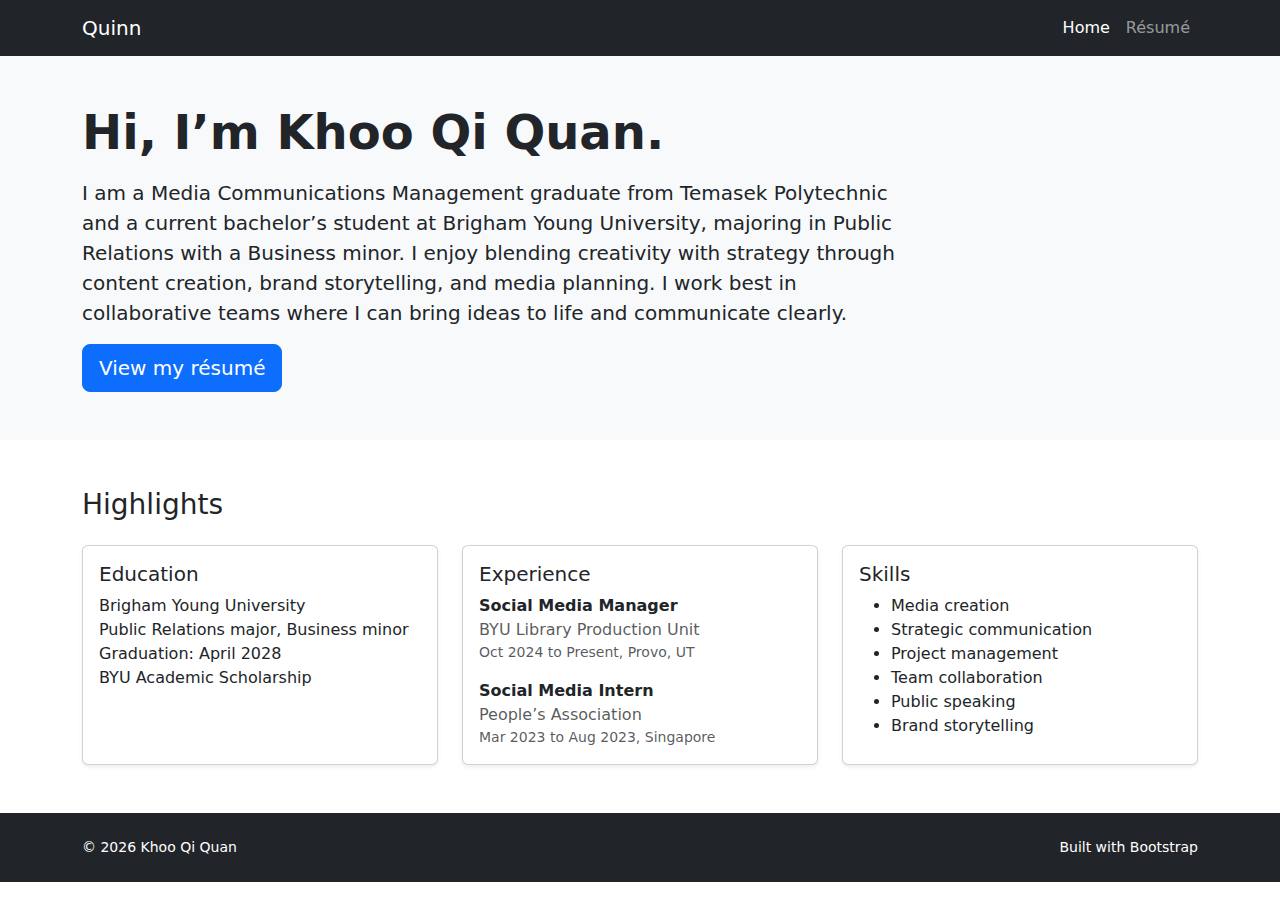
<file: index.html>
<!doctype html>
<html lang="en">
<head>
  <meta charset="utf-8" />
  <meta name="viewport" content="width=device-width, initial-scale=1" />
  <title>Khoo Qi Quan | Portfolio</title>
  <link href="https://cdn.jsdelivr.net/npm/bootstrap@5.3.3/dist/css/bootstrap.min.css" rel="stylesheet">
</head>

<body>
<nav class="navbar navbar-expand-lg navbar-dark bg-dark">
  <div class="container">
    <a class="navbar-brand" href="index.html">Quinn</a>

    <button class="navbar-toggler" type="button" data-bs-toggle="collapse" data-bs-target="#nav">
      <span class="navbar-toggler-icon"></span>
    </button>

    <div id="nav" class="collapse navbar-collapse">
      <ul class="navbar-nav ms-auto">
        <li class="nav-item"><a class="nav-link active" href="index.html">Home</a></li>
        <li class="nav-item"><a class="nav-link" href="resume.html">Résumé</a></li>
      </ul>
    </div>
  </div>
</nav>

<header class="bg-light py-5">
  <div class="container">
    <h1 class="display-5 fw-semibold">Hi, I’m Khoo Qi Quan.</h1>
    <p class="lead mt-3 col-lg-9">
      I am a Media Communications Management graduate from Temasek Polytechnic and a current bachelor’s student at Brigham Young University, majoring in Public Relations with a Business minor. I enjoy blending creativity with strategy through content creation, brand storytelling, and media planning. I work best in collaborative teams where I can bring ideas to life and communicate clearly.
    </p>
    <a class="btn btn-primary btn-lg" href="resume.html">View my résumé</a>
  </div>
</header>

<section class="py-5">
  <div class="container">
    <h2 class="h3 mb-4">Highlights</h2>

    <div class="row g-4">
      <div class="col-md-4">
        <div class="card h-100 shadow-sm">
          <div class="card-body">
            <h3 class="h5">Education</h3>
            <p class="mb-0">
              Brigham Young University<br>
              Public Relations major, Business minor<br>
              Graduation: April 2028<br>
              BYU Academic Scholarship
            </p>
          </div>
        </div>
      </div>

      <div class="col-md-4">
        <div class="card h-100 shadow-sm">
          <div class="card-body">
            <h3 class="h5">Experience</h3>

            <div class="mb-3">
              <div class="fw-semibold">Social Media Manager</div>
              <div class="text-muted">BYU Library Production Unit</div>
              <div class="small text-muted">Oct 2024 to Present, Provo, UT</div>
            </div>

            <div>
              <div class="fw-semibold">Social Media Intern</div>
              <div class="text-muted">People’s Association</div>
              <div class="small text-muted">Mar 2023 to Aug 2023, Singapore</div>
            </div>

          </div>
        </div>
      </div>

      <div class="col-md-4">
        <div class="card h-100 shadow-sm">
          <div class="card-body">
            <h3 class="h5">Skills</h3>
            <ul class="mb-0">
              <li>Media creation</li>
              <li>Strategic communication</li>
              <li>Project management</li>
              <li>Team collaboration</li>
              <li>Public speaking</li>
              <li>Brand storytelling</li>
            </ul>
          </div>
        </div>
      </div>

    </div>
  </div>
</section>

<footer class="bg-dark text-white py-4">
  <div class="container small">
    <div class="d-flex justify-content-between flex-wrap gap-2">
      <span>© <span id="year"></span> Khoo Qi Quan</span>
      <span>Built with Bootstrap</span>
    </div>
  </div>
</footer>

<script>
  document.getElementById("year").textContent = new Date().getFullYear();
</script>
<script src="https://cdn.jsdelivr.net/npm/bootstrap@5.3.3/dist/js/bootstrap.bundle.min.js"></script>
</body>
</html>
</file>
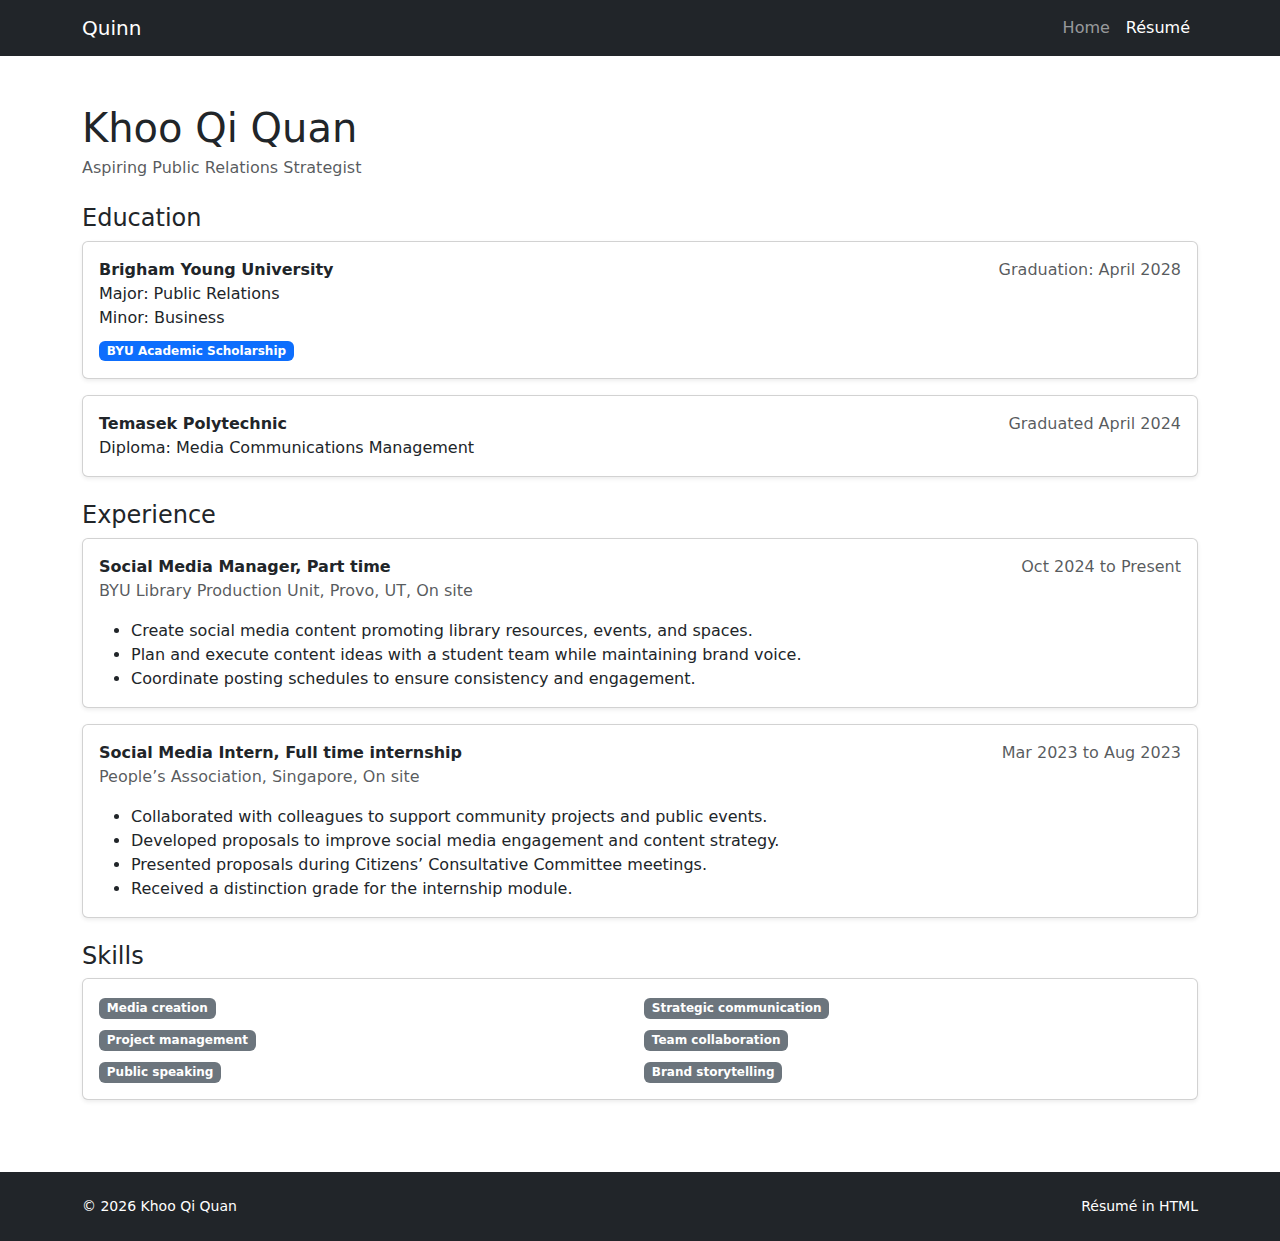
<file: resume.html>
<!doctype html>
<html lang="en">
<head>
  <meta charset="utf-8" />
  <meta name="viewport" content="width=device-width, initial-scale=1" />
  <title>Khoo Qi Quan | Résumé</title>
  <link href="https://cdn.jsdelivr.net/npm/bootstrap@5.3.3/dist/css/bootstrap.min.css" rel="stylesheet">
</head>

<body>
<nav class="navbar navbar-expand-lg navbar-dark bg-dark">
  <div class="container">
    <a class="navbar-brand" href="index.html">Quinn</a>
    <button class="navbar-toggler" type="button" data-bs-toggle="collapse" data-bs-target="#nav">
      <span class="navbar-toggler-icon"></span>
    </button>
    <div id="nav" class="collapse navbar-collapse">
      <ul class="navbar-nav ms-auto">
        <li class="nav-item"><a class="nav-link" href="index.html">Home</a></li>
        <li class="nav-item"><a class="nav-link active" href="resume.html">Résumé</a></li>
      </ul>
    </div>
  </div>
</nav>

<main class="container py-5">
  <header class="mb-4">
    <h1 class="mb-1">Khoo Qi Quan</h1>
    <p class="text-muted mb-0">Aspiring Public Relations Strategist</p>
  </header>

  <section class="mb-4">
    <h2 class="h4">Education</h2>

    <div class="card shadow-sm mb-3">
      <div class="card-body">
        <div class="d-flex justify-content-between flex-wrap gap-2">
          <div>
            <div class="fw-semibold">Brigham Young University</div>
            <div>Major: Public Relations</div>
            <div>Minor: Business</div>
          </div>
          <div class="text-muted">Graduation: April 2028</div>
        </div>
        <div class="mt-2">
          <span class="badge text-bg-primary">BYU Academic Scholarship</span>
        </div>
      </div>
    </div>

    <div class="card shadow-sm">
      <div class="card-body">
        <div class="d-flex justify-content-between flex-wrap gap-2">
          <div class="fw-semibold">Temasek Polytechnic</div>
          <div class="text-muted">Graduated April 2024</div>
        </div>
        <div>Diploma: Media Communications Management</div>
      </div>
    </div>
  </section>

  <section class="mb-4">
    <h2 class="h4">Experience</h2>

    <div class="card shadow-sm mb-3">
      <div class="card-body">
        <div class="d-flex justify-content-between flex-wrap gap-2">
          <div class="fw-semibold">Social Media Manager, Part time</div>
          <div class="text-muted">Oct 2024 to Present</div>
        </div>
        <div class="text-muted">BYU Library Production Unit, Provo, UT, On site</div>
        <ul class="mt-3 mb-0">
          <li>Create social media content promoting library resources, events, and spaces.</li>
          <li>Plan and execute content ideas with a student team while maintaining brand voice.</li>
          <li>Coordinate posting schedules to ensure consistency and engagement.</li>
        </ul>
      </div>
    </div>

    <div class="card shadow-sm">
      <div class="card-body">
        <div class="d-flex justify-content-between flex-wrap gap-2">
          <div class="fw-semibold">Social Media Intern, Full time internship</div>
          <div class="text-muted">Mar 2023 to Aug 2023</div>
        </div>
        <div class="text-muted">People’s Association, Singapore, On site</div>
        <ul class="mt-3 mb-0">
          <li>Collaborated with colleagues to support community projects and public events.</li>
          <li>Developed proposals to improve social media engagement and content strategy.</li>
          <li>Presented proposals during Citizens’ Consultative Committee meetings.</li>
          <li>Received a distinction grade for the internship module.</li>
        </ul>
      </div>
    </div>
  </section>

  <section class="mb-4">
    <h2 class="h4">Skills</h2>
    <div class="card shadow-sm">
      <div class="card-body">
        <div class="row g-2">
          <div class="col-md-6"><span class="badge text-bg-secondary">Media creation</span></div>
          <div class="col-md-6"><span class="badge text-bg-secondary">Strategic communication</span></div>
          <div class="col-md-6"><span class="badge text-bg-secondary">Project management</span></div>
          <div class="col-md-6"><span class="badge text-bg-secondary">Team collaboration</span></div>
          <div class="col-md-6"><span class="badge text-bg-secondary">Public speaking</span></div>
          <div class="col-md-6"><span class="badge text-bg-secondary">Brand storytelling</span></div>
        </div>
      </div>
    </div>
  </section>
</main>

<footer class="bg-dark text-white py-4">
  <div class="container small">
    <div class="d-flex justify-content-between flex-wrap gap-2">
      <span>© <span id="year"></span> Khoo Qi Quan</span>
      <span>Résumé in HTML</span>
    </div>
  </div>
</footer>

<script>
  document.getElementById("year").textContent = new Date().getFullYear();
</script>
<script src="https://cdn.jsdelivr.net/npm/bootstrap@5.3.3/dist/js/bootstrap.bundle.min.js"></script>
</body>
</html>
</file>
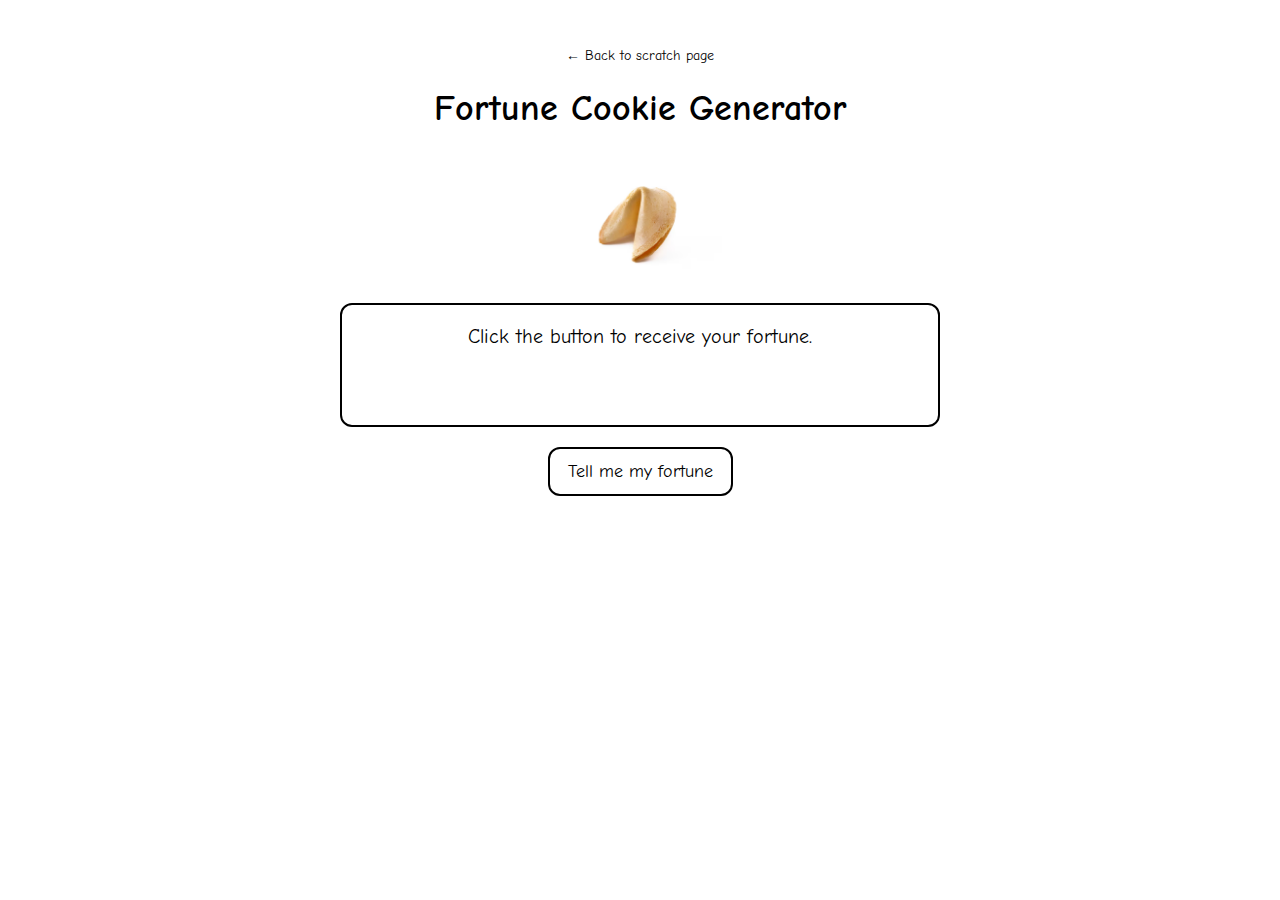
<file: scratch/app.html>
<!doctype html>
<html lang="en">
<head>
  <meta charset="utf-8">
  <meta name="viewport" content="width=device-width, initial-scale=1">
  <title>Fortune Cookie Generator</title>

  <!-- Google Font (cartoony but readable) -->
  <link href="https://fonts.googleapis.com/css2?family=Comic+Neue:wght@700&display=swap" rel="stylesheet">

  <style>
    body {
      margin: 0;
      font-family: "Comic Neue", cursive;
      background-color: #ffffff;
      color: #000000;
      text-align: center;
    }

    .container {
      max-width: 600px;
      margin: 0 auto;
      padding: 30px 20px;
    }

    a {
      color: #000000;
      text-decoration: none;
      font-size: 14px;
    }

    h1 {
      font-size: 36px;
      margin-bottom: 10px;
    }

    .cookie-img {
      width: 180px;
      margin: 20px 0;
    }

    .fortune-box {
      border: 2px solid #000000;
      border-radius: 12px;
      padding: 20px;
      min-height: 80px;
      font-size: 20px;
      margin-bottom: 20px;
    }

    button {
      font-family: "Comic Neue", cursive;
      font-size: 18px;
      padding: 12px 18px;
      border-radius: 12px;
      border: 2px solid #000000;
      background-color: #ffffff;
      cursor: pointer;
    }

    button:hover {
      background-color: #f4f4f4;
    }
  </style>
</head>

<body>
  <div class="container">

    <p><a href="scratch.html">← Back to scratch page</a></p>

    <h1>Fortune Cookie Generator</h1>

    <img src="fortune-cookie.png" alt="Fortune cookie" class="cookie-img">

    <div class="fortune-box" id="fortune">
      Click the button to receive your fortune.
    </div>

    <button onclick="tellFortune()">Tell me my fortune</button>

  </div>

  <script>
    const fortunes = [
      "Good things are coming your way.",
      "A pleasant surprise will find you soon.",
      "Trust your instincts. They are guiding you well.",
      "An exciting opportunity is just around the corner.",
      "You will accomplish something you’ve been working toward.",
      "Happiness comes from appreciating the small moments.",
      "Someone appreciates you more than you realize.",
      "Your creativity will open new doors.",
      "A positive change is on its way.",
      "You are exactly where you need to be right now."
    ];

    function tellFortune() {
      const randomIndex = Math.floor(Math.random() * fortunes.length);
      document.getElementById("fortune").textContent = fortunes[randomIndex];
    }
  </script>
</body>
</html>
</file>
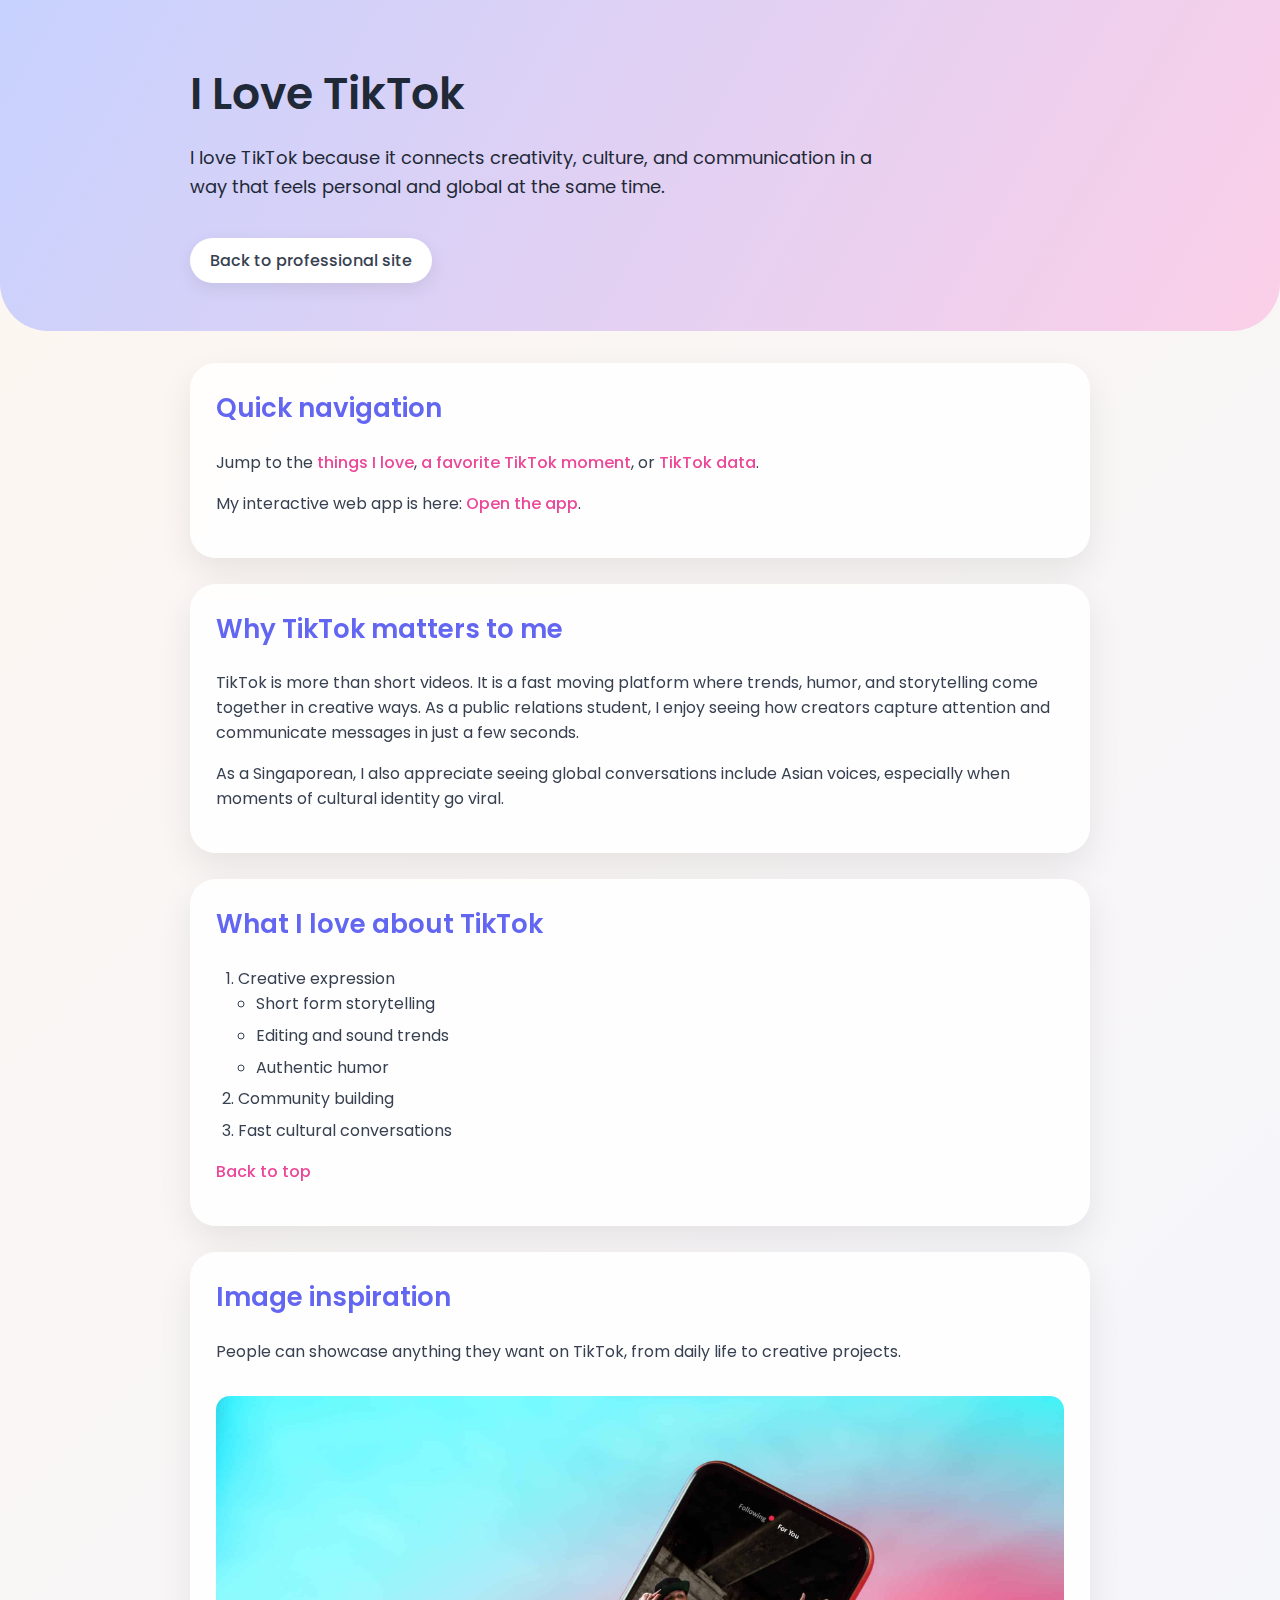
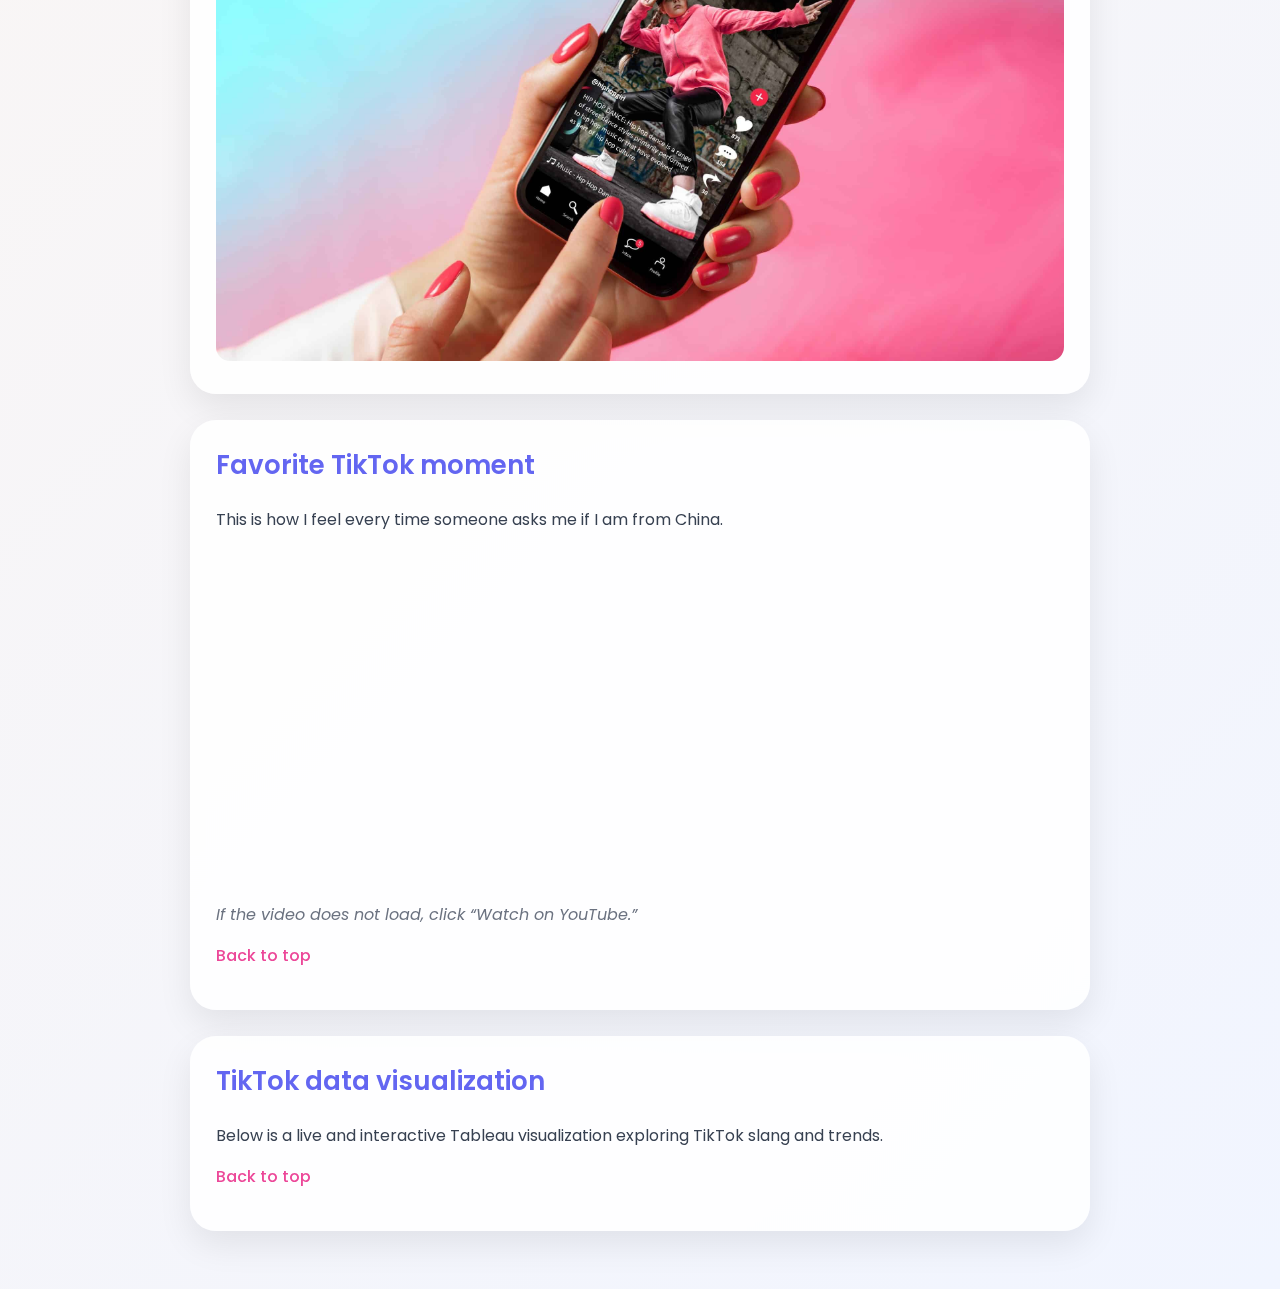
<file: scratch/scratch.html>
<!doctype html>
<html lang="en">
<head>
  <meta charset="utf-8" />
  <meta name="viewport" content="width=device-width, initial-scale=1" />
  <title>Scratch Page | I Love TikTok</title>

  <!-- Custom CSS -->
  <link rel="stylesheet" href="scratch.css" />
</head>

<body>

  <!-- Header -->
  <div class="header">
    <div class="container">
      <h1 id="top">I Love TikTok</h1>
      <p>
        I love TikTok because it connects creativity, culture, and communication in a way that feels personal and global at the same time.
      </p>
      <a class="btn" href="../index.html">Back to professional site</a>
    </div>
  </div>

  <!-- Main content -->
  <div class="container">

    <!-- Navigation -->
    <div class="block">
      <h2>Quick navigation</h2>
      <p>
        Jump to the <a href="#list">things I love</a>, <a href="#video">a favorite TikTok moment</a>, or <a href="#tableau">TikTok data</a>.
      </p>
      <p>
        My interactive web app is here: <a href="app.html">Open the app</a>.
      </p>
    </div>

    <!-- Intro -->
    <div class="block">
      <h2>Why TikTok matters to me</h2>
      <p>
        TikTok is more than short videos. It is a fast moving platform where trends, humor, and storytelling come together in creative ways. As a public relations student, I enjoy seeing how creators capture attention and communicate messages in just a few seconds.
      </p>
      <p>
        As a Singaporean, I also appreciate seeing global conversations include Asian voices, especially when moments of cultural identity go viral.
      </p>
    </div>

    <!-- Nested list -->
    <div class="block" id="list">
      <h2>What I love about TikTok</h2>

      <ol>
        <li>Creative expression
          <ul>
            <li>Short form storytelling</li>
            <li>Editing and sound trends</li>
            <li>Authentic humor</li>
          </ul>
        </li>
        <li>Community building</li>
        <li>Fast cultural conversations</li>
      </ol>

      <p>
        <a href="#top">Back to top</a>
      </p>
    </div>

    <!-- Image -->
    <div class="block">
      <h2>Image inspiration</h2>
      <p>
        People can showcase anything they want on TikTok, from daily life to creative projects.
      </p>
      <img src="hobby.jpg" alt="TikTok inspired image" style="width: 100%; border-radius: 14px;">
    </div>

    <!-- YouTube -->
    <div class="block" id="video">
      <h2>Favorite TikTok moment</h2>
      <p>
        This is how I feel every time someone asks me if I am from China.
      </p>

      <iframe
        width="100%"
        height="315"
        src="https://www.youtube.com/embed/eHDh4wKk6AQ"
        title="YouTube video player"
        frameborder="0"
        allow="accelerometer; autoplay; clipboard-write; encrypted-media; gyroscope; picture-in-picture"
        allowfullscreen>
      </iframe>

      <p><em>If the video does not load, click “Watch on YouTube.”</em></p>

      <p>
        <a href="#top">Back to top</a>
      </p>
    </div>

    <!-- Tableau -->
    <div class="block" id="tableau">
      <h2>TikTok data visualization</h2>
      <p>
        Below is a live and interactive Tableau visualization exploring TikTok slang and trends.
      </p>

      <div class="tableauPlaceholder" id="vizTikTok" style="position: relative;">
        <noscript>
          <a href="#">
            <img
              alt="TikTok Slang Analysis"
              src="https://public.tableau.com/static/images/Ti/TiktokSlangAnalysis/Dashboard1/1_rss.png"
              style="border: none; width: 100%;" />
          </a>
        </noscript>

        <object class="tableauViz" style="display: none;">
          <param name="host_url" value="https%3A%2F%2Fpublic.tableau.com%2F" />
          <param name="embed_code_version" value="3" />
          <param name="site_root" value="" />
          <param name="name" value="TiktokSlangAnalysis/Dashboard1" />
          <param name="tabs" value="no" />
          <param name="toolbar" value="yes" />
          <param name="static_image" value="https://public.tableau.com/static/images/Ti/TiktokSlangAnalysis/Dashboard1/1.png" />
          <param name="animate_transition" value="yes" />
          <param name="display_static_image" value="yes" />
          <param name="display_spinner" value="yes" />
          <param name="display_overlay" value="yes" />
          <param name="display_count" value="yes" />
          <param name="language" value="en-US" />
        </object>
      </div>

      <script type="text/javascript">
        var divElement = document.getElementById("vizTikTok");
        var vizElement = divElement.getElementsByTagName("object")[0];
        vizElement.style.width = "100%";
        vizElement.style.height = "650px";
        var scriptElement = document.createElement("script");
        scriptElement.src = "https://public.tableau.com/javascripts/api/viz_v1.js";
        vizElement.parentNode.insertBefore(scriptElement, vizElement);
      </script>

      <p>
        <a href="#top">Back to top</a>
      </p>
    </div>

  </div>
</body>
</html>
</file>
<file: scratch/scratch.css>
/* Import aesthetic but readable font */
@import url("https://fonts.googleapis.com/css2?family=Poppins:wght@300;400;600&display=swap");

/* Base */
body {
  margin: 0;
  font-family: "Poppins", sans-serif;
  background: linear-gradient(135deg, #fdf6f0, #f1f5ff);
  color: #374151;
}

/* Container */
.container {
  max-width: 900px;
  margin: 0 auto;
  padding: 32px 22px;
}

/* Header */
.header {
  background: linear-gradient(120deg, #c7d2fe, #fbcfe8);
  color: #1f2937;
  border-bottom-left-radius: 48px;
  border-bottom-right-radius: 48px;
  padding-bottom: 16px;
}

.header h1 {
  font-size: 44px;
  margin-bottom: 10px;
  font-weight: 600;
}

.header p {
  font-size: 18px;
  max-width: 720px;
  line-height: 1.6;
}

/* Button */
.btn {
  display: inline-block;
  margin-top: 18px;
  padding: 10px 20px;
  background: white;
  color: #374151;
  border-radius: 999px;
  font-weight: 500;
  text-decoration: none;
  box-shadow: 0 6px 18px rgba(0,0,0,0.08);
  transition: transform 0.15s ease, box-shadow 0.15s ease;
}

.btn:hover {
  transform: translateY(-1px);
  box-shadow: 0 10px 22px rgba(0,0,0,0.12);
}

/* Content blocks */
.block {
  background: rgba(255,255,255,0.85);
  backdrop-filter: blur(6px);
  border-radius: 26px;
  padding: 26px;
  margin-bottom: 26px;
  box-shadow: 0 14px 34px rgba(0,0,0,0.08);
}

/* Headings */
h2 {
  margin-top: 0;
  font-size: 26px;
  font-weight: 600;
  color: #6366f1;
}

/* Links */
a {
  color: #ec4899;
  font-weight: 500;
  text-decoration: none;
}

a:hover {
  text-decoration: underline;
}

/* Lists */
ol {
  padding-left: 22px;
}

ul {
  padding-left: 18px;
}

li {
  margin-bottom: 6px;
  line-height: 1.6;
}

/* Images */
img {
  margin-top: 16px;
  border-radius: 18px;
}

/* iframe */
iframe {
  margin-top: 16px;
  border-radius: 18px;
}

/* Small text */
em {
  color: #6b7280;
}

/* Responsive */
@media (max-width: 600px) {
  .header h1 {
    font-size: 34px;
  }

  h2 {
    font-size: 22px;
  }
}
</file>
